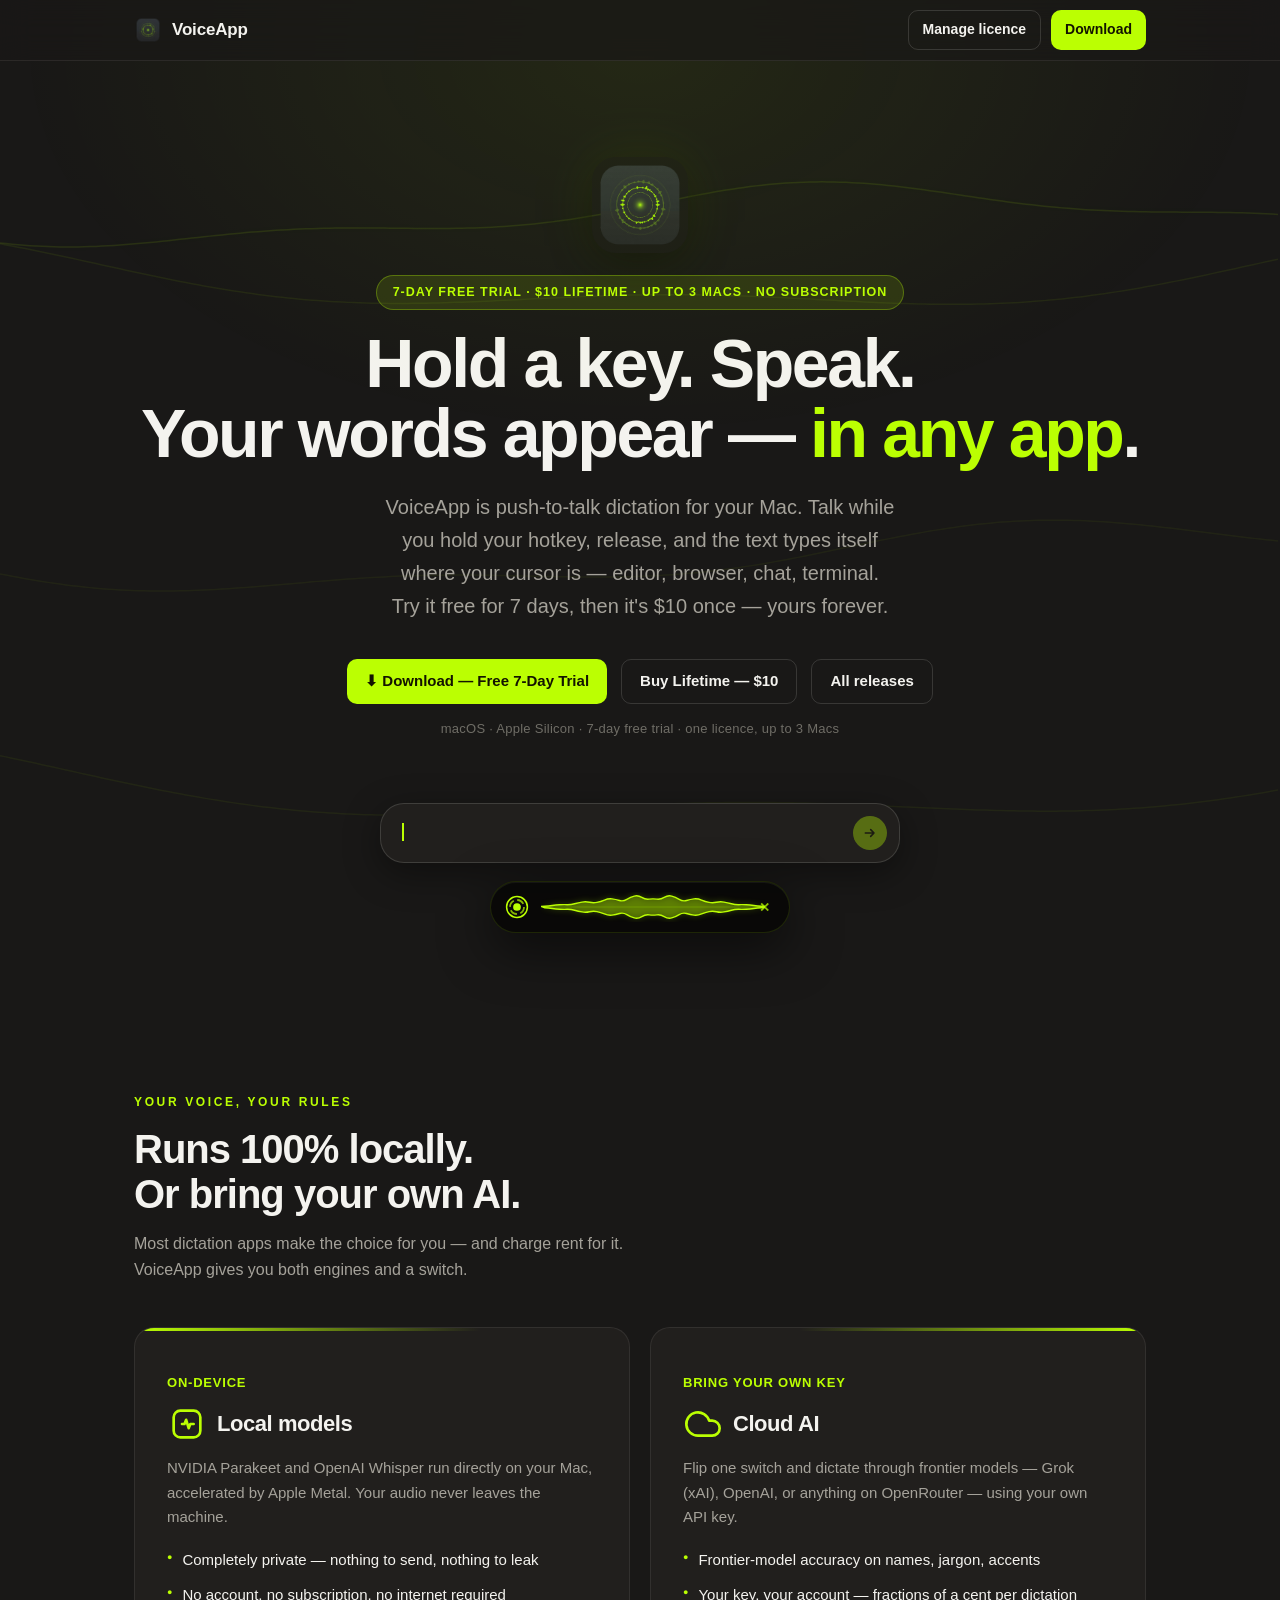
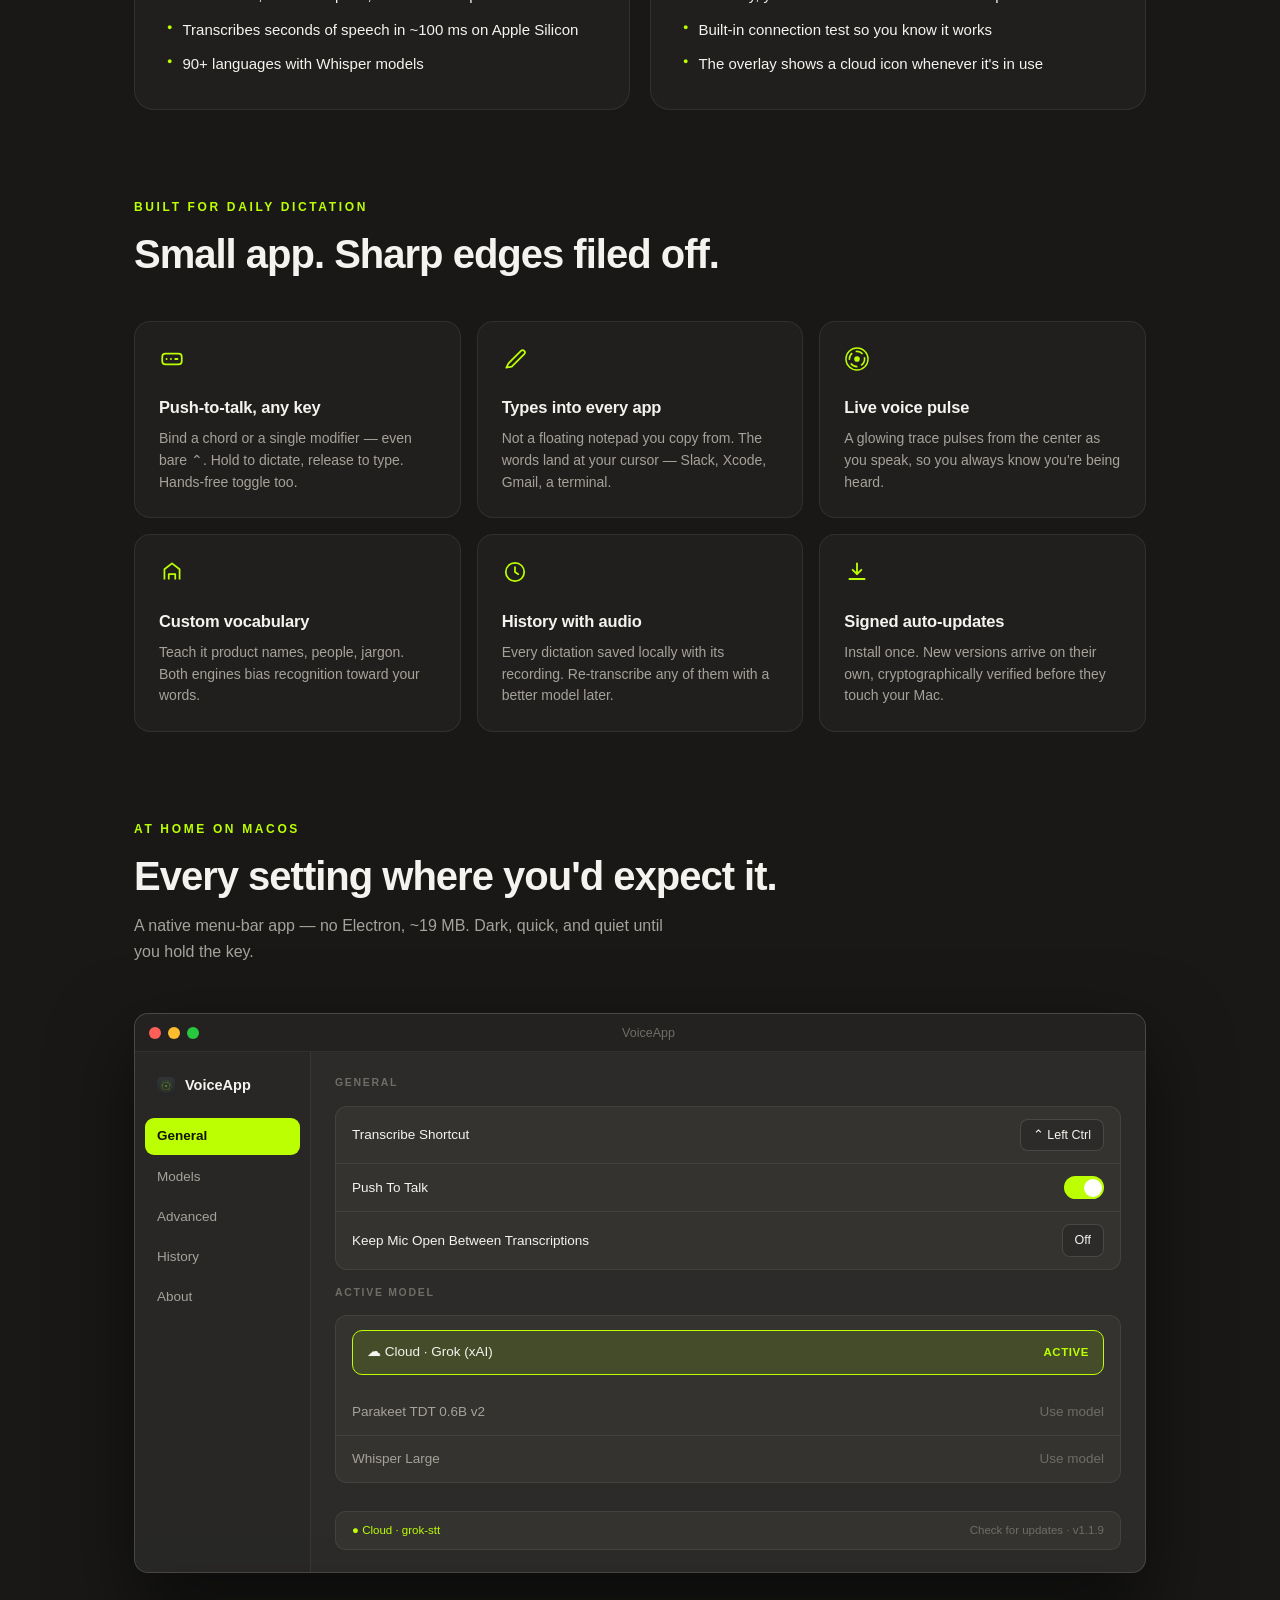
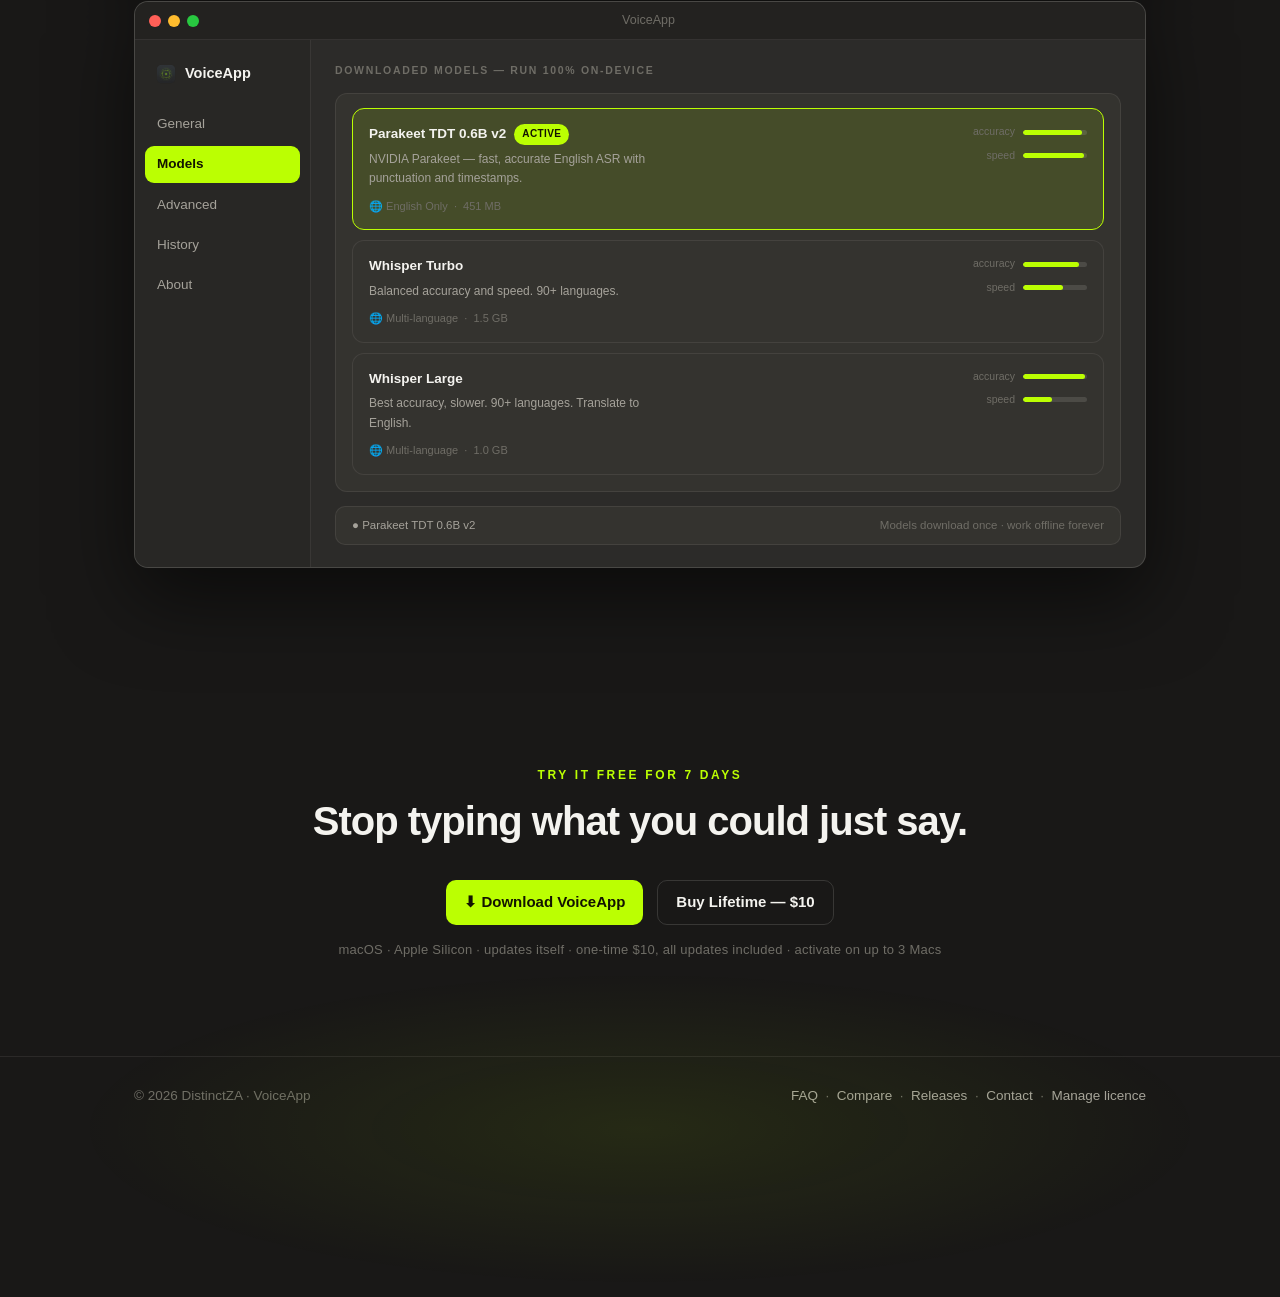
<file: index.html>
<!doctype html>
<html lang="en">
<head>
<meta charset="utf-8" />
<meta name="viewport" content="width=device-width, initial-scale=1" />
<title>VoiceApp — Push-to-Talk Dictation & Speech to Text for Mac</title>
<meta name="description" content="Voice typing for macOS: hold a hotkey, speak, and your words type into any app. Private on-device speech to text (Whisper, Parakeet) or cloud AI (Grok, OpenAI, ElevenLabs). Fast, accurate Mac dictation." />
<link rel="canonical" href="https://voice-app.xyz/" />
<meta property="og:title" content="VoiceApp — Push-to-Talk Dictation for Mac" />
<meta property="og:description" content="Hold a key, speak, release — your words type themselves into any Mac app. On-device or cloud AI speech to text." />
<meta property="og:image" content="https://voice-app.xyz/assets/social-card.png" />
<meta property="og:url" content="https://voice-app.xyz/" />
<meta property="og:type" content="website" />
<meta property="og:site_name" content="VoiceApp" />
<meta name="twitter:card" content="summary_large_image" />
<meta name="twitter:title" content="VoiceApp — Push-to-Talk Dictation for Mac" />
<meta name="twitter:description" content="Hold a key, speak, release — your words type themselves into any Mac app." />
<meta name="twitter:image" content="https://voice-app.xyz/assets/social-card.png" />
<script type="application/ld+json">
{
  "@context": "https://schema.org",
  "@type": "SoftwareApplication",
  "name": "VoiceApp",
  "operatingSystem": "macOS",
  "applicationCategory": "UtilitiesApplication",
  "description": "Push-to-talk dictation for Mac. Hold a hotkey, speak, and your words type into any app — using private on-device speech-to-text models or your own cloud AI key.",
  "url": "https://voice-app.xyz/",
  "downloadUrl": "https://github.com/DistinctZA/voiceapp-releases/releases/latest",
  "image": "https://voice-app.xyz/assets/icon-1024.png",
  "author": { "@type": "Person", "name": "Rick Wagner" }
}
</script>
<link rel="icon" href="assets/icon-256.png" />
<style>
  :root {
    --bg: #191817;
    --bg-raise: #211f1d;
    --surface: #262523;
    --edge: rgba(244, 243, 239, 0.08);
    --edge-strong: rgba(244, 243, 239, 0.14);
    --text: #f4f3ef;
    --dim: #a5a29a;
    --faint: #6f6d66;
    --lime: #bbff02;
    --lime-soft: rgba(187, 255, 2, 0.12);
    --lime-edge: rgba(187, 255, 2, 0.3);
  }
  * { margin: 0; padding: 0; box-sizing: border-box; }
  html { scroll-behavior: smooth; }
  body {
    background: var(--bg);
    color: var(--text);
    font: 16px/1.65 -apple-system, BlinkMacSystemFont, "SF Pro Text", "Segoe UI", sans-serif;
    -webkit-font-smoothing: antialiased;
    overflow-x: hidden;
  }
  ::selection { background: var(--lime); color: #111; }
  a { color: inherit; }
  .wrap { max-width: 1060px; margin: 0 auto; padding: 0 24px; }

  /* ambient waveform background */
  #bg-wave {
    position: fixed; inset: 0; width: 100%; height: 100%;
    z-index: -1; pointer-events: none;
  }

  /* ---------- nav ---------- */
  nav {
    position: sticky; top: 0; z-index: 50;
    backdrop-filter: blur(14px);
    background: rgba(25, 24, 23, 0.72);
    border-bottom: 1px solid var(--edge);
  }
  .nav-inner {
    display: flex; align-items: center; justify-content: space-between;
    height: 60px;
  }
  .brand { display: flex; align-items: center; gap: 10px; font-weight: 700; font-size: 17px; letter-spacing: -0.01em; text-decoration: none; }
  .brand img { width: 28px; height: 28px; border-radius: 7px; }
  .btn {
    display: inline-flex; align-items: center; gap: 8px;
    background: var(--lime); color: #131400;
    font-weight: 600; font-size: 15px;
    padding: 9px 18px; border-radius: 10px; text-decoration: none;
    transition: transform 0.15s ease, box-shadow 0.15s ease;
    box-shadow: 0 0 0 rgba(187, 255, 2, 0);
  }
  .btn:hover { transform: translateY(-1px); box-shadow: 0 6px 24px rgba(187, 255, 2, 0.25); }
  .btn.ghost {
    background: transparent; color: var(--text);
    border: 1px solid var(--edge-strong);
    box-shadow: none;
  }
  .btn.ghost:hover { border-color: var(--lime-edge); box-shadow: none; }
  .btn.small { padding: 7px 14px; font-size: 14px; }

  /* ---------- hero ---------- */
  header { position: relative; padding: 96px 0 72px; text-align: center; }
  .halo {
    position: absolute; inset: -40% -20% auto; height: 130%;
    background: radial-gradient(ellipse 50% 45% at 50% 30%, rgba(187, 255, 2, 0.07), transparent 70%);
    pointer-events: none;
  }
  .free-badge {
    display: inline-block; margin-bottom: 18px;
    color: var(--lime); background: var(--lime-soft);
    border: 1px solid var(--lime-edge); border-radius: 99px;
    font-size: 12.5px; font-weight: 600; letter-spacing: 0.08em;
    text-transform: uppercase; padding: 6px 16px;
  }
  .hero-icon { display: block; margin: 0 auto 22px; width: 96px; height: 96px; border-radius: 24px;
    box-shadow: 0 12px 48px rgba(0,0,0,0.5), 0 0 60px rgba(187,255,2,0.1); }
  h1 {
    font-size: clamp(38px, 6.5vw, 68px);
    line-height: 1.04; letter-spacing: -0.035em; font-weight: 800;
    text-wrap: balance;
  }
  h1 .lime { color: var(--lime); }
  .sub {
    margin: 22px auto 0; max-width: 56ch;
    color: var(--dim); font-size: clamp(17px, 2.2vw, 20px); text-wrap: balance;
  }
  .cta-row { margin-top: 36px; display: flex; gap: 14px; justify-content: center; flex-wrap: wrap; }
  .cta-note { margin-top: 14px; color: var(--faint); font-size: 13px; letter-spacing: 0.02em; }

  /* ---------- live overlay demo ---------- */
  .demo-stage {
    margin: 64px auto 0; max-width: 560px;
    display: flex; flex-direction: column; align-items: center; gap: 18px;
  }
  .chat-demo {
    width: 100%; max-width: 520px;
    display: flex; align-items: center; gap: 10px;
    background: var(--bg-raise); border: 1px solid var(--edge-strong);
    border-radius: 24px; padding: 12px 12px 12px 20px;
    box-shadow: 0 10px 36px rgba(0,0,0,0.4);
  }
  .chat-demo .msg {
    flex: 1; font-size: 15.5px; color: var(--text); min-height: 24px;
    text-align: left;
  }
  .chat-demo .msg .placeholder { color: var(--faint); }
  .chat-demo .send {
    width: 34px; height: 34px; border-radius: 50%; flex-shrink: 0;
    background: var(--lime); display: grid; place-items: center;
    transition: opacity 0.3s ease; opacity: 0.35;
  }
  .chat-demo .send.ready { opacity: 1; }
  .chat-demo .send svg { width: 16px; height: 16px; }
  .caret {
    display: inline-block; width: 2px; height: 18px; margin-left: 1px;
    background: var(--lime); vertical-align: text-bottom;
    animation: blink 1.1s steps(1) infinite;
  }
  @keyframes blink { 50% { opacity: 0; } }
  .overlay-pill {
    display: grid; grid-template-columns: auto 1fr auto; align-items: center;
    width: 300px; height: 52px; padding: 10px 14px;
    background: rgba(8, 8, 7, 0.92); border-radius: 26px;
    border: 1px solid rgba(187, 255, 2, 0.12);
    box-shadow: 0 16px 50px rgba(0,0,0,0.55), inset 0 1px 0 rgba(255,255,255,0.05);
  }
  .overlay-pill canvas { width: 100%; height: 30px; margin: 0 12px; display: block; }
  .pill-x {
    width: 22px; height: 22px; border-radius: 50%;
    display: grid; place-items: center;
    color: rgba(187,255,2,0.75); font-size: 13px; font-weight: 600;
  }
  .demo-hint { color: var(--faint); font-size: 13px; }
  kbd {
    font: 12px ui-monospace, "SF Mono", Menlo, monospace;
    background: var(--surface); border: 1px solid var(--edge-strong);
    border-bottom-width: 2px; border-radius: 6px; padding: 2px 7px;
    color: var(--text);
  }

  /* ---------- sections ---------- */
  section { padding: 88px 0; }
  .eyebrow {
    color: var(--lime); font-size: 12px; font-weight: 700;
    letter-spacing: 0.22em; text-transform: uppercase; margin-bottom: 14px;
  }
  h2 { font-size: clamp(28px, 4vw, 40px); letter-spacing: -0.025em; line-height: 1.12; text-wrap: balance; }
  .section-sub { margin-top: 14px; color: var(--dim); max-width: 60ch; }

  /* engine split */
  .split { display: grid; grid-template-columns: 1fr 1fr; gap: 20px; margin-top: 44px; }
  @media (max-width: 760px) { .split { grid-template-columns: 1fr; } }
  .engine {
    background: var(--bg-raise); border: 1px solid var(--edge);
    border-radius: 20px; padding: 32px;
    position: relative; overflow: hidden;
  }
  .engine.local::before, .engine.cloud::before {
    content: ""; position: absolute; inset: 0 0 auto; height: 3px;
  }
  .engine.local::before { background: linear-gradient(90deg, var(--lime), transparent 70%); }
  .engine.cloud::before { background: linear-gradient(90deg, transparent 30%, var(--lime)); }
  .engine h3 { font-size: 22px; letter-spacing: -0.02em; display: flex; align-items: center; gap: 10px; }
  .engine .tagline { color: var(--lime); font-size: 13px; font-weight: 600; letter-spacing: 0.06em; text-transform: uppercase; margin-bottom: 10px; }
  .engine p { color: var(--dim); margin-top: 12px; font-size: 15px; }
  .engine ul { margin-top: 18px; list-style: none; display: flex; flex-direction: column; gap: 10px; }
  .engine li { display: flex; gap: 10px; font-size: 15px; color: var(--text); }
  .engine li::before { content: "●"; color: var(--lime); font-size: 9px; line-height: 2.1; }
  .glyph { width: 40px; height: 40px; flex-shrink: 0; }

  /* features */
  .grid { display: grid; grid-template-columns: repeat(3, 1fr); gap: 16px; margin-top: 44px; }
  @media (max-width: 860px) { .grid { grid-template-columns: repeat(2, 1fr); } }
  @media (max-width: 560px) { .grid { grid-template-columns: 1fr; } }
  .card {
    background: var(--bg-raise); border: 1px solid var(--edge);
    border-radius: 16px; padding: 24px;
    transition: border-color 0.2s ease;
  }
  .card:hover { border-color: var(--lime-edge); }
  .card .ic { color: var(--lime); margin-bottom: 14px; }
  .card h4 { font-size: 16.5px; letter-spacing: -0.01em; }
  .card p { color: var(--dim); font-size: 14px; margin-top: 7px; line-height: 1.55; }

  /* app window mockup */
  .window {
    margin-top: 48px; border-radius: 14px; overflow: hidden;
    border: 1px solid var(--edge-strong);
    box-shadow: 0 30px 80px rgba(0,0,0,0.55);
    background: #2c2b29;
    font-size: 13.5px;
  }
  .titlebar {
    height: 38px; display: flex; align-items: center; padding: 0 14px; gap: 7px;
    background: #232220; border-bottom: 1px solid var(--edge);
  }
  .dot { width: 12px; height: 12px; border-radius: 50%; }
  .titlebar .t { flex: 1; text-align: center; color: var(--faint); font-size: 12.5px; margin-right: 40px; }
  .app-body { display: grid; grid-template-columns: 176px 1fr; min-height: 380px; }
  @media (max-width: 640px) { .app-body { grid-template-columns: 130px 1fr; } }
  .side {
    background: rgba(38, 37, 35, 0.6); border-right: 1px solid var(--edge);
    padding: 16px 10px; display: flex; flex-direction: column; gap: 4px;
  }
  .side .logo { display: flex; align-items: center; gap: 8px; font-weight: 700; font-size: 14.5px; padding: 6px 10px 16px; }
  .side .logo img { width: 22px; height: 22px; border-radius: 6px; }
  .nav-item { padding: 7px 12px; border-radius: 9px; color: var(--dim); }
  .nav-item.active { background: var(--lime); color: #131400; font-weight: 600; }
  .main-pane { padding: 22px 24px; display: flex; flex-direction: column; gap: 14px; }
  .group-label { font-size: 10.5px; font-weight: 700; letter-spacing: 0.16em; color: var(--faint); text-transform: uppercase; }
  .setting-card { background: #34332f; border: 1px solid var(--edge); border-radius: 12px; }
  .row { display: flex; align-items: center; justify-content: space-between; padding: 12px 16px; }
  .row + .row { border-top: 1px solid var(--edge); }
  .row .label { color: var(--text); }
  .toggle { width: 40px; height: 23px; border-radius: 12px; background: var(--lime); position: relative; }
  .toggle::after { content: ""; position: absolute; top: 2.5px; right: 2.5px; width: 18px; height: 18px; border-radius: 50%; background: #fff; }
  .pill-select { background: #2c2b29; border: 1px solid var(--edge-strong); padding: 5px 12px; border-radius: 8px; color: var(--text); font-size: 12.5px; }
  .model-row { border: 1px solid var(--lime); background: var(--lime-soft); border-radius: 10px; padding: 10px 14px; display: flex; justify-content: space-between; align-items: center; margin: 0 16px 14px; }
  .model-row .badge { color: var(--lime); font-size: 11.5px; font-weight: 700; letter-spacing: 0.05em; }
  .footer-bar { border-top: 1px solid var(--edge); padding: 9px 16px; display: flex; justify-content: space-between; color: var(--faint); font-size: 11.5px; }
  .footer-bar .cloud-chip { color: var(--lime); display: flex; align-items: center; gap: 6px; }
  .model-card {
    border: 1px solid var(--edge); border-radius: 12px; padding: 14px 16px;
    display: flex; justify-content: space-between; gap: 16px; align-items: flex-start;
    background: #34332f; margin: 0 16px 10px;
  }
  .model-card.active { border-color: var(--lime); background: var(--lime-soft); }
  .model-card h5 { font-size: 13.5px; display: flex; align-items: center; gap: 8px; }
  .model-card .active-pill {
    background: var(--lime); color: #131400; font-size: 10px; font-weight: 700;
    padding: 2px 8px; border-radius: 99px; letter-spacing: 0.04em;
  }
  .model-card p { color: var(--dim); font-size: 12px; margin-top: 4px; max-width: 46ch; }
  .model-card .meta { color: var(--faint); font-size: 11px; margin-top: 8px; }
  .meters { display: flex; flex-direction: column; gap: 6px; min-width: 130px; }
  .meter { display: flex; align-items: center; gap: 8px; font-size: 10.5px; color: var(--faint); justify-content: flex-end; }
  .meter .bar { width: 64px; height: 5px; border-radius: 3px; background: rgba(244,243,239,0.12); overflow: hidden; }
  .meter .bar i { display: block; height: 100%; background: var(--lime); border-radius: 3px; }

  /* final cta */
  .final { text-align: center; padding: 110px 0 96px; position: relative; }
  .final .halo2 {
    position: absolute; inset: auto -20% -60%; height: 140%;
    background: radial-gradient(ellipse 45% 40% at 50% 70%, rgba(187,255,2,0.08), transparent 70%);
    pointer-events: none;
  }
  footer {
    border-top: 1px solid var(--edge); padding: 28px 0 40px;
    color: var(--faint); font-size: 13.5px;
  }
  .foot-inner { display: flex; justify-content: space-between; gap: 16px; flex-wrap: wrap; }
  footer a { color: var(--dim); text-decoration: none; }
  footer a:hover { color: var(--lime); }
  @media (prefers-reduced-motion: reduce) {
    .caret { animation: none; }
    .btn, .card { transition: none; }
  }
</style>
</head>
<body>

<canvas id="bg-wave" aria-hidden="true"></canvas>

<nav>
  <div class="wrap nav-inner">
    <a class="brand" href="#">
      <img src="assets/icon-256.png" alt="" />
      VoiceApp
    </a>
    <span style="display:flex; gap:10px">
      <a class="btn ghost small" href="/licence/">Manage licence</a>
      <a class="btn small" id="nav-download" href="https://github.com/DistinctZA/voiceapp-releases/releases/latest">Download</a>
    </span>
  </div>
</nav>

<header>
  <div class="halo"></div>
  <div class="wrap">
    <img class="hero-icon" src="assets/icon-256.png" alt="VoiceApp icon" />
    <p class="free-badge">7-day free trial · $10 lifetime · up to 3 Macs · no subscription</p>
    <h1>Hold a key. Speak.<br />Your words appear — <span class="lime">in&nbsp;any&nbsp;app</span>.</h1>
    <p class="sub">VoiceApp is push-to-talk dictation for your Mac. Talk while you hold your hotkey, release, and the text types itself where your cursor is — editor, browser, chat, terminal. Try it free for 7 days, then it's $10 once — yours forever.</p>
    <div class="cta-row">
      <a class="btn" id="hero-download" href="https://github.com/DistinctZA/voiceapp-releases/releases/latest">⬇ Download — Free 7-Day Trial</a>
      <a class="btn ghost" href="https://www.paypal.com/ncp/payment/3N7C8BAHNZJRN" target="_blank" rel="noopener">Buy Lifetime — $10</a>
      <a class="btn ghost" href="https://github.com/DistinctZA/voiceapp-releases/releases">All releases</a>
    </div>
    <p class="cta-note" id="version-note">macOS · Apple Silicon · 7-day free trial · one licence, up to 3 Macs</p>

    <div class="demo-stage" aria-hidden="true">
      <div class="chat-demo" aria-hidden="true">
        <div class="msg"><span id="typed"></span><span class="caret" id="caret"></span></div>
        <div class="send" id="send-btn">
          <svg viewBox="0 0 24 24" fill="none"><path d="M5 12h13m0 0-5-5m5 5-5 5" stroke="#131400" stroke-width="2.4" stroke-linecap="round" stroke-linejoin="round"/></svg>
        </div>
      </div>
      <div class="overlay-pill">
        <svg class="pulse-glyph" width="24" height="24" viewBox="0 0 24 24" fill="none">
          <circle id="pulse-core" cx="12" cy="12" r="3" fill="#bbff02"/>
          <circle cx="12" cy="12" r="7" stroke="#bbff02" stroke-width="1.8" stroke-dasharray="7.5 3.5" opacity="0.7"/>
          <circle cx="12" cy="12" r="10.4" stroke="#bbff02" stroke-width="1.5"/>
        </svg>
        <canvas id="trace"></canvas>
        <div class="pill-x">✕</div>
      </div>
    </div>
  </div>
</header>

<section id="engines">
  <div class="wrap">
    <p class="eyebrow">Your voice, your rules</p>
    <h2>Runs 100% locally.<br />Or bring your own AI.</h2>
    <p class="section-sub">Most dictation apps make the choice for you — and charge rent for it. VoiceApp gives you both engines and a switch.</p>
    <div class="split">
      <div class="engine local">
        <p class="tagline">On-device</p>
        <h3>
          <svg class="glyph" viewBox="0 0 24 24" fill="none"><rect x="4" y="4" width="16" height="16" rx="4" stroke="#bbff02" stroke-width="1.6"/><path d="M9 12h1.5l1-2.5 1.5 5 1-2.5H16" stroke="#bbff02" stroke-width="1.6" stroke-linecap="round" stroke-linejoin="round"/></svg>
          Local models
        </h3>
        <p>NVIDIA Parakeet and OpenAI Whisper run directly on your Mac, accelerated by Apple Metal. Your audio never leaves the machine.</p>
        <ul>
          <li>Completely private — nothing to send, nothing to leak</li>
          <li>No account, no subscription, no internet required</li>
          <li>Transcribes seconds of speech in ~100 ms on Apple Silicon</li>
          <li>90+ languages with Whisper models</li>
        </ul>
      </div>
      <div class="engine cloud">
        <p class="tagline">Bring your own key</p>
        <h3>
          <svg class="glyph" viewBox="0 0 24 24" fill="none"><path d="M17.5 19H9a7 7 0 1 1 6.71-9h1.79a4.5 4.5 0 1 1 0 9Z" stroke="#bbff02" stroke-width="1.6" stroke-linecap="round" stroke-linejoin="round"/></svg>
          Cloud AI
        </h3>
        <p>Flip one switch and dictate through frontier models — Grok (xAI), OpenAI, or anything on OpenRouter — using your own API key.</p>
        <ul>
          <li>Frontier-model accuracy on names, jargon, accents</li>
          <li>Your key, your account — fractions of a cent per dictation</li>
          <li>Built-in connection test so you know it works</li>
          <li>The overlay shows a cloud icon whenever it's in use</li>
        </ul>
      </div>
    </div>
  </div>
</section>

<section id="features" style="padding-top: 0;">
  <div class="wrap">
    <p class="eyebrow">Built for daily dictation</p>
    <h2>Small app. Sharp edges filed off.</h2>
    <div class="grid">
      <div class="card">
        <div class="ic"><svg width="26" height="26" viewBox="0 0 24 24" fill="none"><rect x="3" y="7" width="18" height="10" rx="3" stroke="currentColor" stroke-width="1.6"/><path d="M7 12h.01M11 12h.01M15 12h2" stroke="currentColor" stroke-width="1.8" stroke-linecap="round"/></svg></div>
        <h4>Push-to-talk, any key</h4>
        <p>Bind a chord or a single modifier — even bare ⌃. Hold to dictate, release to type. Hands-free toggle too.</p>
      </div>
      <div class="card">
        <div class="ic"><svg width="26" height="26" viewBox="0 0 24 24" fill="none"><path d="M4 20l5-1L20.5 7.5a2.1 2.1 0 0 0-3-3L6 16l-2 4Z" stroke="currentColor" stroke-width="1.6" stroke-linejoin="round"/></svg></div>
        <h4>Types into every app</h4>
        <p>Not a floating notepad you copy from. The words land at your cursor — Slack, Xcode, Gmail, a terminal.</p>
      </div>
      <div class="card">
        <div class="ic"><svg width="26" height="26" viewBox="0 0 24 24" fill="none"><circle cx="12" cy="12" r="2.6" fill="currentColor"/><circle cx="12" cy="12" r="7" stroke="currentColor" stroke-width="1.5" stroke-dasharray="7 3.5"/><circle cx="12" cy="12" r="10.2" stroke="currentColor" stroke-width="1.3"/></svg></div>
        <h4>Live voice pulse</h4>
        <p>A glowing trace pulses from the center as you speak, so you always know you're being heard.</p>
      </div>
      <div class="card">
        <div class="ic"><svg width="26" height="26" viewBox="0 0 24 24" fill="none"><path d="M5 19V9.5L12 4l7 5.5V19" stroke="currentColor" stroke-width="1.6" stroke-linejoin="round"/><path d="M9 19v-5h6v5" stroke="currentColor" stroke-width="1.6" stroke-linejoin="round"/></svg></div>
        <h4>Custom vocabulary</h4>
        <p>Teach it product names, people, jargon. Both engines bias recognition toward your words.</p>
      </div>
      <div class="card">
        <div class="ic"><svg width="26" height="26" viewBox="0 0 24 24" fill="none"><circle cx="12" cy="12" r="8.5" stroke="currentColor" stroke-width="1.6"/><path d="M12 7.5V12l3 2" stroke="currentColor" stroke-width="1.6" stroke-linecap="round"/></svg></div>
        <h4>History with audio</h4>
        <p>Every dictation saved locally with its recording. Re-transcribe any of them with a better model later.</p>
      </div>
      <div class="card">
        <div class="ic"><svg width="26" height="26" viewBox="0 0 24 24" fill="none"><path d="M12 4v10m0 0 4-4m-4 4-4-4" stroke="currentColor" stroke-width="1.7" stroke-linecap="round" stroke-linejoin="round"/><path d="M5 18.5h14" stroke="currentColor" stroke-width="1.7" stroke-linecap="round"/></svg></div>
        <h4>Signed auto-updates</h4>
        <p>Install once. New versions arrive on their own, cryptographically verified before they touch your Mac.</p>
      </div>
    </div>
  </div>
</section>

<section id="app" style="padding-top: 0;">
  <div class="wrap">
    <p class="eyebrow">At home on macOS</p>
    <h2>Every setting where you'd expect it.</h2>
    <p class="section-sub">A native menu-bar app — no Electron, ~19 MB. Dark, quick, and quiet until you hold the key.</p>

    <div class="window" aria-hidden="true">
      <div class="titlebar">
        <span class="dot" style="background:#ff5f57"></span>
        <span class="dot" style="background:#febc2e"></span>
        <span class="dot" style="background:#28c840"></span>
        <span class="t">VoiceApp</span>
      </div>
      <div class="app-body">
        <div class="side">
          <div class="logo"><img src="assets/icon-256.png" alt="" />VoiceApp</div>
          <div class="nav-item active">General</div>
          <div class="nav-item">Models</div>
          <div class="nav-item">Advanced</div>
          <div class="nav-item">History</div>
          <div class="nav-item">About</div>
        </div>
        <div class="main-pane">
          <div class="group-label">General</div>
          <div class="setting-card">
            <div class="row"><span class="label">Transcribe Shortcut</span><span class="pill-select">⌃ Left Ctrl</span></div>
            <div class="row"><span class="label">Push To Talk</span><span class="toggle"></span></div>
            <div class="row"><span class="label">Keep Mic Open Between Transcriptions</span><span class="pill-select">Off</span></div>
          </div>
          <div class="group-label">Active model</div>
          <div class="setting-card" style="padding-top:14px">
            <div class="model-row"><span>☁ Cloud · Grok (xAI)</span><span class="badge">ACTIVE</span></div>
            <div class="row"><span class="label" style="color:var(--dim)">Parakeet TDT 0.6B v2</span><span style="color:var(--faint)">Use model</span></div>
            <div class="row"><span class="label" style="color:var(--dim)">Whisper Large</span><span style="color:var(--faint)">Use model</span></div>
          </div>
          <div style="flex:1"></div>
          <div class="footer-bar setting-card" style="border-radius:10px">
            <span class="cloud-chip">● Cloud · grok-stt</span>
            <span>Check for updates · v1.1.9</span>
          </div>
        </div>
      </div>
    </div>

    <div class="window" aria-hidden="true" style="margin-top: 28px;">
      <div class="titlebar">
        <span class="dot" style="background:#ff5f57"></span>
        <span class="dot" style="background:#febc2e"></span>
        <span class="dot" style="background:#28c840"></span>
        <span class="t">VoiceApp</span>
      </div>
      <div class="app-body">
        <div class="side">
          <div class="logo"><img src="assets/icon-256.png" alt="" />VoiceApp</div>
          <div class="nav-item">General</div>
          <div class="nav-item active">Models</div>
          <div class="nav-item">Advanced</div>
          <div class="nav-item">History</div>
          <div class="nav-item">About</div>
        </div>
        <div class="main-pane">
          <div class="group-label">Downloaded models — run 100% on-device</div>
          <div class="setting-card" style="padding-top:14px; padding-bottom:6px;">
            <div class="model-card active">
              <div>
                <h5>Parakeet TDT 0.6B v2 <span class="active-pill">ACTIVE</span></h5>
                <p>NVIDIA Parakeet — fast, accurate English ASR with punctuation and timestamps.</p>
                <div class="meta">🌐 English Only &nbsp;·&nbsp; 451 MB</div>
              </div>
              <div class="meters">
                <div class="meter">accuracy <span class="bar"><i style="width:92%"></i></span></div>
                <div class="meter">speed <span class="bar"><i style="width:96%"></i></span></div>
              </div>
            </div>
            <div class="model-card">
              <div>
                <h5>Whisper Turbo</h5>
                <p>Balanced accuracy and speed. 90+ languages.</p>
                <div class="meta">🌐 Multi-language &nbsp;·&nbsp; 1.5 GB</div>
              </div>
              <div class="meters">
                <div class="meter">accuracy <span class="bar"><i style="width:88%"></i></span></div>
                <div class="meter">speed <span class="bar"><i style="width:62%"></i></span></div>
              </div>
            </div>
            <div class="model-card">
              <div>
                <h5>Whisper Large</h5>
                <p>Best accuracy, slower. 90+ languages. Translate to English.</p>
                <div class="meta">🌐 Multi-language &nbsp;·&nbsp; 1.0 GB</div>
              </div>
              <div class="meters">
                <div class="meter">accuracy <span class="bar"><i style="width:97%"></i></span></div>
                <div class="meter">speed <span class="bar"><i style="width:45%"></i></span></div>
              </div>
            </div>
          </div>
          <div class="footer-bar setting-card" style="border-radius:10px">
            <span style="color:var(--dim)">● Parakeet TDT 0.6B v2</span>
            <span>Models download once · work offline forever</span>
          </div>
        </div>
      </div>
    </div>
  </div>
</section>

<section class="final">
  <div class="halo2"></div>
  <div class="wrap">
    <p class="eyebrow">Try it free for 7 days</p>
    <h2>Stop typing what you could just say.</h2>
    <div class="cta-row">
      <a class="btn" id="final-download" href="https://github.com/DistinctZA/voiceapp-releases/releases/latest">⬇ Download VoiceApp</a>
      <a class="btn ghost" href="https://www.paypal.com/ncp/payment/3N7C8BAHNZJRN" target="_blank" rel="noopener">Buy Lifetime — $10</a>
    </div>
    <p class="cta-note">macOS · Apple Silicon · updates itself · one-time $10, all updates included · activate on up to 3 Macs</p>
  </div>
</section>

<footer>
  <div class="wrap foot-inner">
    <span>© 2026 DistinctZA · VoiceApp</span>
    <span>
      <a href="/faq.html">FAQ</a>
      &nbsp;·&nbsp;
      <a href="/compare.html">Compare</a>
      &nbsp;·&nbsp;
      <a href="https://github.com/DistinctZA/voiceapp-releases/releases">Releases</a>
      &nbsp;·&nbsp;
      <a href="#" id="contact-link">Contact</a>
      &nbsp;·&nbsp;
      <a href="https://voiceapp-licensing.rickytedwagner.workers.dev/portal" target="_blank" rel="noopener">Manage licence</a>
    </span>
  </div>
</footer>

<script>
/* ---------- coordinated dictation demo: pulse speaks, then text types ---------- */
const canvas = document.getElementById("trace");
const core = document.getElementById("pulse-core");
const typed = document.getElementById("typed");
const sendBtn = document.getElementById("send-btn");
const NB = 16;
let levels = new Array(NB).fill(0);
let target = new Array(NB).fill(0);
let phase = 0, speaking = false;

const phrases = [
  "best pizza places near me",
  "Hey! Running 10 minutes late, order me a flat white ☕",
  "Summarize this doc into three bullet points",
];
let pi = 0;

/* demo phase machine: LISTEN (pulse active) -> TYPE -> HOLD -> CLEAR */
async function demoLoop() {
  const sleep = (ms) => new Promise((r) => setTimeout(r, ms));
  for (;;) {
    const text = phrases[pi];
    typed.textContent = "";
    sendBtn.classList.remove("ready");
    speaking = true;                 // voice pulse goes live
    await sleep(2600);
    speaking = false;                // release the key…
    await sleep(350);
    for (let i = 1; i <= text.length; i++) {   // …and the words land
      typed.textContent = text.slice(0, i);
      await sleep(14);
    }
    sendBtn.classList.add("ready");
    await sleep(2400);
    pi = (pi + 1) % phrases.length;
  }
}

function step() {
  phase += 0.055;
  for (let i = 0; i < NB; i++) {
    const base = speaking ? Math.max(0, 0.85 - i * 0.055) : 0.02;
    const wob = speaking ? (Math.sin(phase * (1.1 + i * 0.23) + i) * 0.5 + 0.5) : 0;
    target[i] = Math.min(1, base * (0.35 + wob * 0.9));
  }
  for (let i = 0; i < NB; i++) {
    const t = target[i];
    levels[i] = t > levels[i] ? levels[i] * 0.55 + t * 0.45 : levels[i] * 0.82 + t * 0.18;
  }
  draw();
  const avg = levels.reduce((a, b) => a + b, 0) / NB;
  core.setAttribute("r", (3 + avg * 2.4).toFixed(2));
  requestAnimationFrame(step);
}

function draw() {
  const dpr = window.devicePixelRatio || 1;
  const w = canvas.clientWidth, h = canvas.clientHeight;
  if (canvas.width !== w * dpr) { canvas.width = w * dpr; canvas.height = h * dpr; }
  const ctx = canvas.getContext("2d");
  ctx.setTransform(dpr, 0, 0, dpr, 0, 0);
  ctx.clearRect(0, 0, w, h);
  const mid = h / 2, maxAmp = h / 2 - 2;
  const n = NB * 2 - 1;
  const bucket = i => levels[Math.abs(i - (NB - 1))];
  const amp = i => {
    const t = i / (n - 1);
    const taper = Math.sin(Math.PI * t) * 0.6 + 0.4;
    return Math.max(0.05, Math.pow(bucket(i), 0.65) * taper) * maxAmp;
  };
  const xs = i => (i / (n - 1)) * w;
  const p = new Path2D();
  p.moveTo(0, mid - amp(0));
  for (let i = 0; i < n - 1; i++) { const xc = (xs(i) + xs(i + 1)) / 2, yc = (mid - amp(i) + (mid - amp(i + 1))) / 2; p.quadraticCurveTo(xs(i), mid - amp(i), xc, yc); }
  p.lineTo(w, mid - amp(n - 1));
  for (let i = n - 1; i > 0; i--) { const xc = (xs(i) + xs(i - 1)) / 2, yc = (mid + amp(i) + (mid + amp(i - 1))) / 2; p.quadraticCurveTo(xs(i), mid + amp(i), xc, yc); }
  p.closePath();
  ctx.shadowColor = "#bbff02"; ctx.shadowBlur = 7;
  ctx.fillStyle = "rgba(187,255,2,0.28)"; ctx.fill(p);
  ctx.shadowBlur = 0; ctx.strokeStyle = "#bbff02"; ctx.lineWidth = 1.4; ctx.stroke(p);
  ctx.strokeStyle = "rgba(187,255,2,0.22)"; ctx.lineWidth = 1;
  ctx.beginPath(); ctx.moveTo(0, mid); ctx.lineTo(w, mid); ctx.stroke();
}

const reduced = matchMedia("(prefers-reduced-motion: reduce)").matches;
if (reduced) {
  levels = levels.map((_, i) => Math.max(0.05, 0.7 - i * 0.045));
  draw();
  typed.textContent = phrases[0];
  sendBtn.classList.add("ready");
} else {
  requestAnimationFrame(step);
  demoLoop();
}

/* ---------- ambient waveform background ---------- */
const bg = document.getElementById("bg-wave");
const bgtx = bg.getContext("2d");
let bgPhase = 0;

function drawBg() {
  const dpr = Math.min(2, window.devicePixelRatio || 1);
  const w = innerWidth, h = innerHeight;
  if (bg.width !== w * dpr) { bg.width = w * dpr; bg.height = h * dpr; }
  bgtx.setTransform(dpr, 0, 0, dpr, 0, 0);
  bgtx.clearRect(0, 0, w, h);

  const bands = [
    { y: 0.24, amp: 26, freq: 0.0045, speed: 1.0, alpha: 0.10 },
    { y: 0.30, amp: 38, freq: 0.0030, speed: -0.6, alpha: 0.07 },
    { y: 0.62, amp: 30, freq: 0.0038, speed: 0.45, alpha: 0.05 },
    { y: 0.86, amp: 44, freq: 0.0026, speed: -0.35, alpha: 0.06 },
  ];
  for (const b of bands) {
    const yc = h * b.y;
    bgtx.beginPath();
    for (let x = 0; x <= w; x += 6) {
      const y = yc
        + Math.sin(x * b.freq + bgPhase * b.speed) * b.amp
        + Math.sin(x * b.freq * 2.7 + bgPhase * b.speed * 1.6) * b.amp * 0.35;
      x === 0 ? bgtx.moveTo(x, y) : bgtx.lineTo(x, y);
    }
    bgtx.strokeStyle = `rgba(187, 255, 2, ${b.alpha})`;
    bgtx.lineWidth = 1.5;
    bgtx.shadowColor = "rgba(187, 255, 2, 0.4)";
    bgtx.shadowBlur = 10;
    bgtx.stroke();
  }
  bgtx.shadowBlur = 0;
}

if (reduced) { drawBg(); }
else {
  (function bgLoop() {
    bgPhase += 0.012;
    drawBg();
    requestAnimationFrame(bgLoop);
  })();
}
addEventListener("resize", drawBg);

/* ---------- contact (assembled at runtime to avoid scrapers) ---------- */
const cl = document.getElementById("contact-link");
cl.addEventListener("click", (e) => {
  e.preventDefault();
  location.href = "mailto:" + atob("cmlja3l0ZWR3YWduZXJAZ21haWwuY29t") + "?subject=VoiceApp";
});

/* ---------- resolve direct DMG link ---------- */
fetch("https://api.github.com/repos/DistinctZA/voiceapp-releases/releases/latest")
  .then(r => r.json())
  .then(rel => {
    const dmg = (rel.assets || []).find(a => a.name.endsWith(".dmg"));
    if (!dmg) return;
    for (const id of ["hero-download", "nav-download", "final-download"])
      document.getElementById(id).href = dmg.browser_download_url;
    const v = (rel.tag_name || "").replace(/^v/, "");
    if (v) document.getElementById("version-note").textContent =
      `Version ${v} · macOS · Apple Silicon · 7-day free trial · one licence, up to 3 Macs`;
  })
  .catch(() => {});

/* ---------- ?shot= isolation mode for generating marketing captures ---------- */
const shotTarget = new URLSearchParams(location.search).get("shot");
if (shotTarget) {
  const map = {
    general: () => document.querySelectorAll(".window")[0],
    models: () => document.querySelectorAll(".window")[1],
    demo: () => document.querySelector(".demo-stage"),
  };
  const el = map[shotTarget] && map[shotTarget]();
  if (el) {
    document.querySelectorAll("nav, header, section, footer, #bg-wave").forEach(n => n.style.display = "none");
    document.body.style.background = "#191817";
    el.closest("section, header").style.display = "block";
    const isolate = el.cloneNode(true);
    document.body.querySelectorAll("section, header").forEach(n => n.style.display = "none");
    isolate.style.margin = "20px";
    isolate.style.maxWidth = "1000px";
    document.body.appendChild(isolate);
    if (shotTarget === "demo") {
      // freeze the pulse mid-speech for the capture
      const c = isolate.querySelector("canvas");
      const src = document.querySelector(".demo-stage canvas");
      const copy = () => { c.width = src.width; c.height = src.height;
        c.getContext("2d").drawImage(src, 0, 0); };
      speaking = true; setTimeout(copy, 1200); setInterval(copy, 300);
      const t = isolate.querySelector("#typed"); if (t) t.textContent = "";
    }
  }
}
</script>
</body>
</html>
</file>
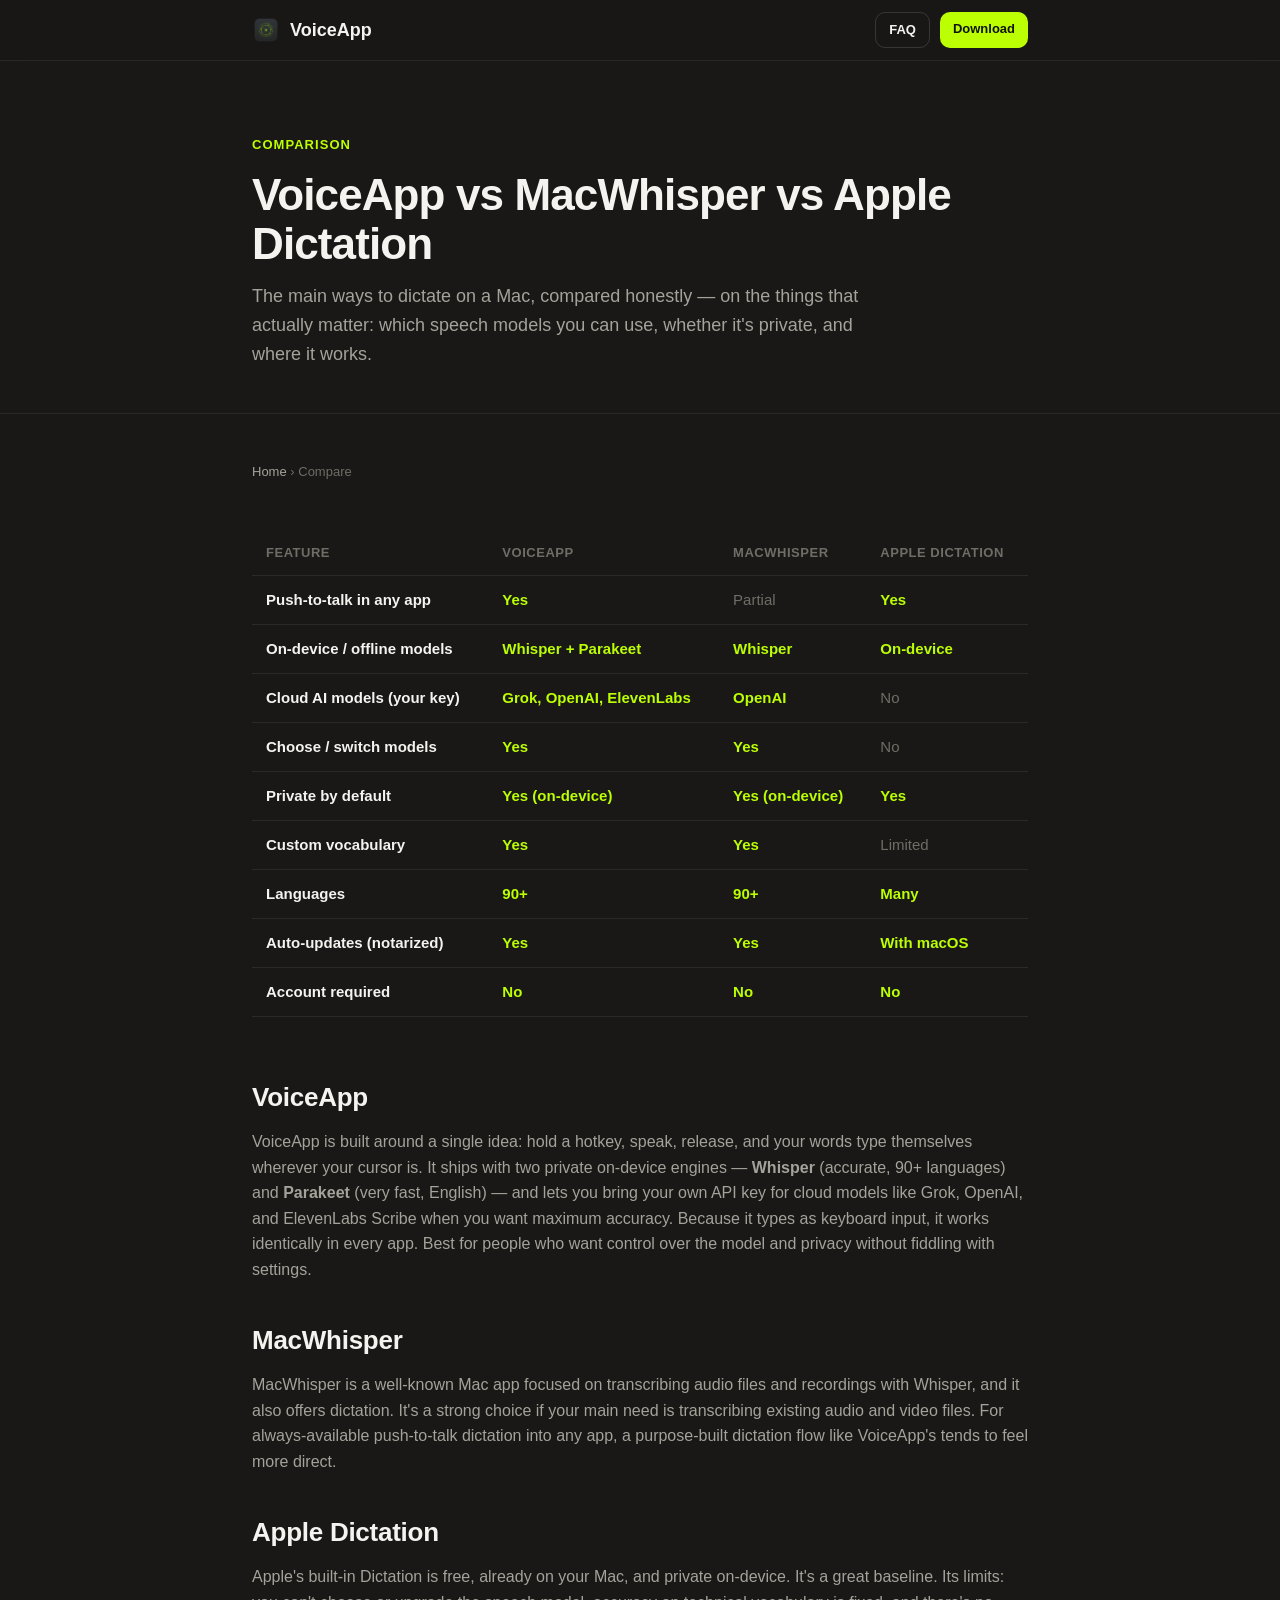
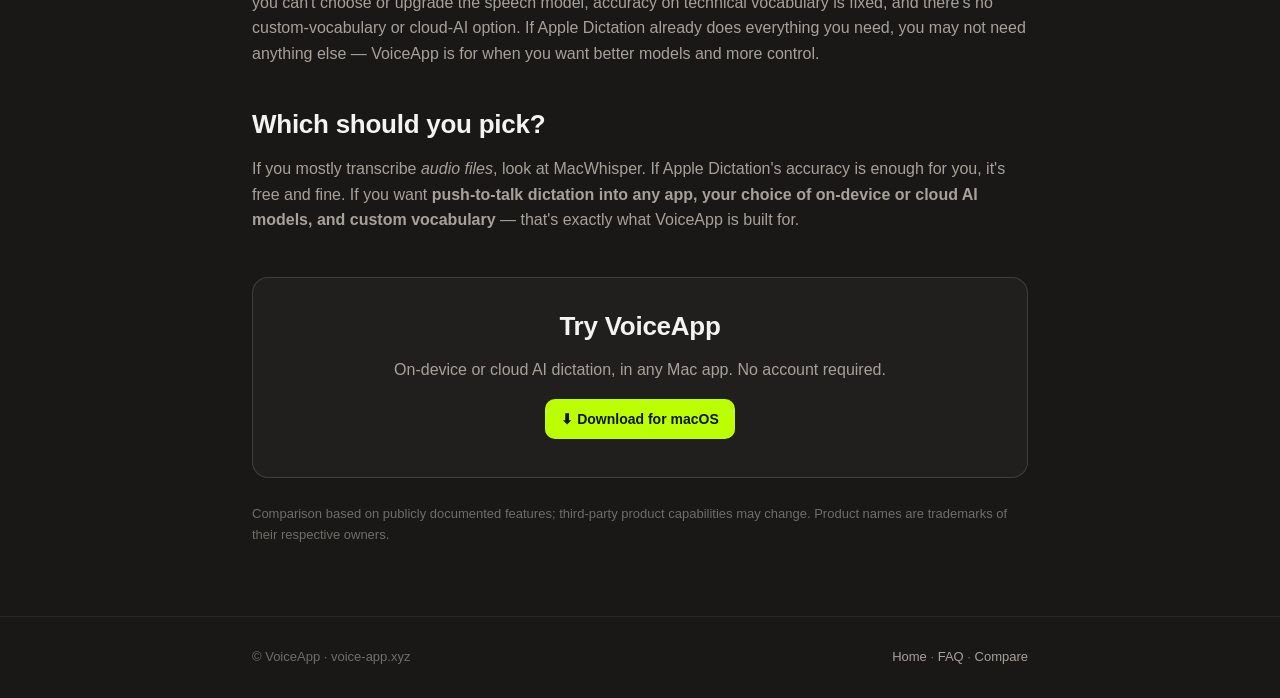
<file: compare.html>
<!doctype html>
<html lang="en">
<head>
<meta charset="utf-8" />
<meta name="viewport" content="width=device-width, initial-scale=1" />
<title>VoiceApp vs MacWhisper vs Apple Dictation — Mac Dictation Compared</title>
<meta name="description" content="Compare Mac dictation apps: VoiceApp, MacWhisper, and Apple's built-in Dictation. On-device vs cloud speech-to-text, models, privacy, works-in-any-app, and languages compared." />
<link rel="canonical" href="https://voice-app.xyz/compare.html" />
<meta property="og:title" content="VoiceApp vs MacWhisper vs Apple Dictation" />
<meta property="og:description" content="How the main Mac dictation options compare on models, privacy, accuracy, and where they work." />
<meta property="og:image" content="https://voice-app.xyz/assets/social-card.png" />
<meta property="og:url" content="https://voice-app.xyz/compare.html" />
<meta property="og:type" content="article" />
<meta name="twitter:card" content="summary_large_image" />
<meta name="twitter:image" content="https://voice-app.xyz/assets/social-card.png" />
<link rel="stylesheet" href="assets/pages.css" />
</head>
<body>
<nav>
  <div class="wrap nav-inner">
    <a class="brand" href="/"><img src="assets/icon-256.png" alt="VoiceApp icon" />VoiceApp</a>
    <span style="display:flex;gap:10px">
      <a class="btn ghost small" href="/faq.html">FAQ</a>
      <a class="btn small" href="https://github.com/DistinctZA/voiceapp-releases/releases/latest">Download</a>
    </span>
  </div>
</nav>

<header class="page">
  <div class="wrap">
    <p class="eyebrow">Comparison</p>
    <h1>VoiceApp vs MacWhisper vs Apple Dictation</h1>
    <p class="lede">The main ways to dictate on a Mac, compared honestly — on the things that actually matter: which speech models you can use, whether it's private, and where it works.</p>
  </div>
</header>

<main>
  <div class="wrap">
    <p class="crumbs"><a href="/">Home</a> › Compare</p>

    <div class="cmp-wrap">
    <table class="cmp">
      <thead><tr><th>Feature</th><th>VoiceApp</th><th>MacWhisper</th><th>Apple Dictation</th></tr></thead>
      <tbody>
        <tr><td>Push-to-talk in any app</td><td class="yes">Yes</td><td class="no">Partial</td><td class="yes">Yes</td></tr>
        <tr><td>On-device / offline models</td><td class="yes">Whisper + Parakeet</td><td class="yes">Whisper</td><td class="yes">On-device</td></tr>
        <tr><td>Cloud AI models (your key)</td><td class="yes">Grok, OpenAI, ElevenLabs</td><td class="yes">OpenAI</td><td class="no">No</td></tr>
        <tr><td>Choose / switch models</td><td class="yes">Yes</td><td class="yes">Yes</td><td class="no">No</td></tr>
        <tr><td>Private by default</td><td class="yes">Yes (on-device)</td><td class="yes">Yes (on-device)</td><td class="yes">Yes</td></tr>
        <tr><td>Custom vocabulary</td><td class="yes">Yes</td><td class="yes">Yes</td><td class="no">Limited</td></tr>
        <tr><td>Languages</td><td class="yes">90+</td><td class="yes">90+</td><td class="yes">Many</td></tr>
        <tr><td>Auto-updates (notarized)</td><td class="yes">Yes</td><td class="yes">Yes</td><td class="yes">With macOS</td></tr>
        <tr><td>Account required</td><td class="yes">No</td><td class="yes">No</td><td class="yes">No</td></tr>
      </tbody>
    </table>
    </div>

    <h2>VoiceApp</h2>
    <p>VoiceApp is built around a single idea: hold a hotkey, speak, release, and your words type themselves wherever your cursor is. It ships with two private on-device engines — <strong>Whisper</strong> (accurate, 90+ languages) and <strong>Parakeet</strong> (very fast, English) — and lets you bring your own API key for cloud models like Grok, OpenAI, and ElevenLabs Scribe when you want maximum accuracy. Because it types as keyboard input, it works identically in every app. Best for people who want control over the model and privacy without fiddling with settings.</p>

    <h2>MacWhisper</h2>
    <p>MacWhisper is a well-known Mac app focused on transcribing audio files and recordings with Whisper, and it also offers dictation. It's a strong choice if your main need is transcribing existing audio and video files. For always-available push-to-talk dictation into any app, a purpose-built dictation flow like VoiceApp's tends to feel more direct.</p>

    <h2>Apple Dictation</h2>
    <p>Apple's built-in Dictation is free, already on your Mac, and private on-device. It's a great baseline. Its limits: you can't choose or upgrade the speech model, accuracy on technical vocabulary is fixed, and there's no custom-vocabulary or cloud-AI option. If Apple Dictation already does everything you need, you may not need anything else — VoiceApp is for when you want better models and more control.</p>

    <h2>Which should you pick?</h2>
    <p>If you mostly transcribe <em>audio files</em>, look at MacWhisper. If Apple Dictation's accuracy is enough for you, it's free and fine. If you want <strong>push-to-talk dictation into any app, your choice of on-device or cloud AI models, and custom vocabulary</strong> — that's exactly what VoiceApp is built for.</p>

    <div class="cta-box">
      <h2>Try VoiceApp</h2>
      <p>On-device or cloud AI dictation, in any Mac app. No account required.</p>
      <p style="margin-top:16px"><a class="btn" href="https://github.com/DistinctZA/voiceapp-releases/releases/latest">⬇ Download for macOS</a></p>
    </div>

    <p style="margin-top:26px;font-size:13px;color:var(--faint)">Comparison based on publicly documented features; third-party product capabilities may change. Product names are trademarks of their respective owners.</p>
  </div>
</main>

<footer>
  <div class="wrap">
    <span>© VoiceApp · voice-app.xyz</span>
    <span><a href="/">Home</a> · <a href="/faq.html">FAQ</a> · <a href="/compare.html">Compare</a></span>
  </div>
</footer>
</body>
</html>
</file>
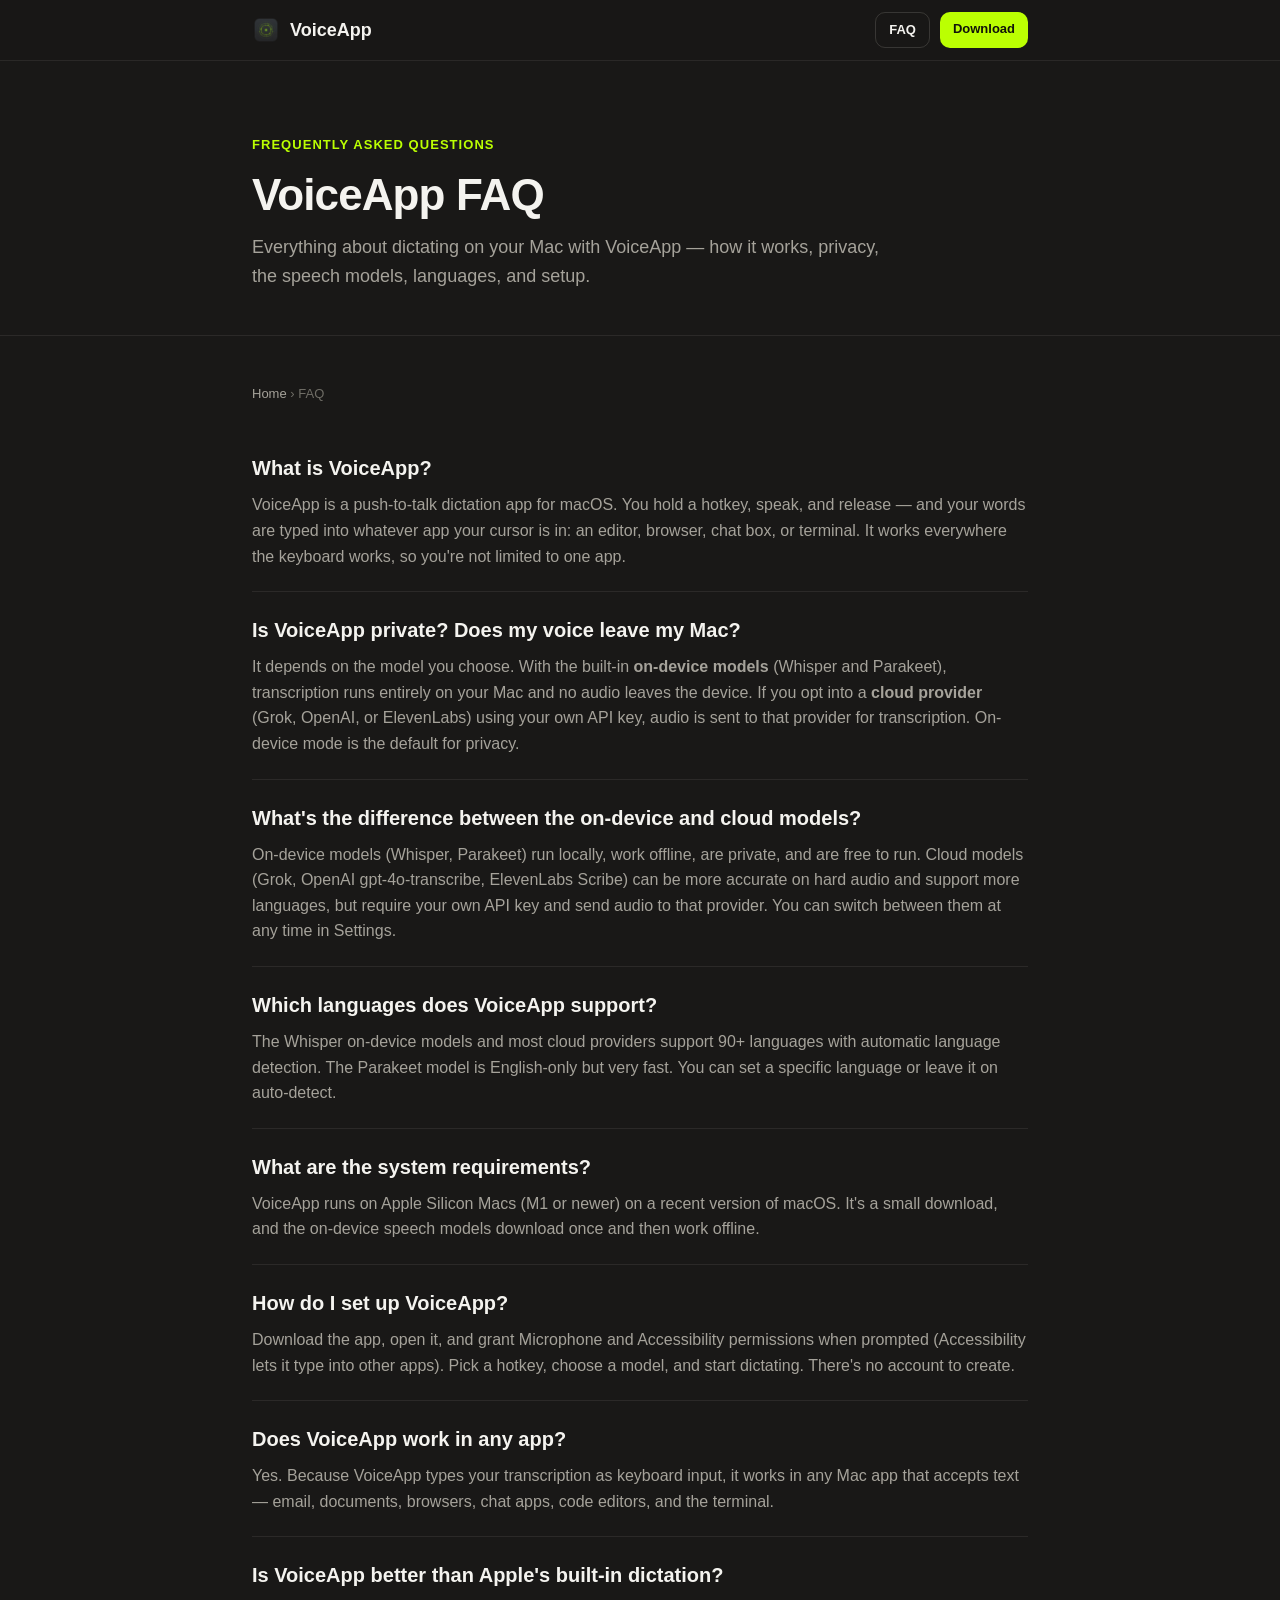
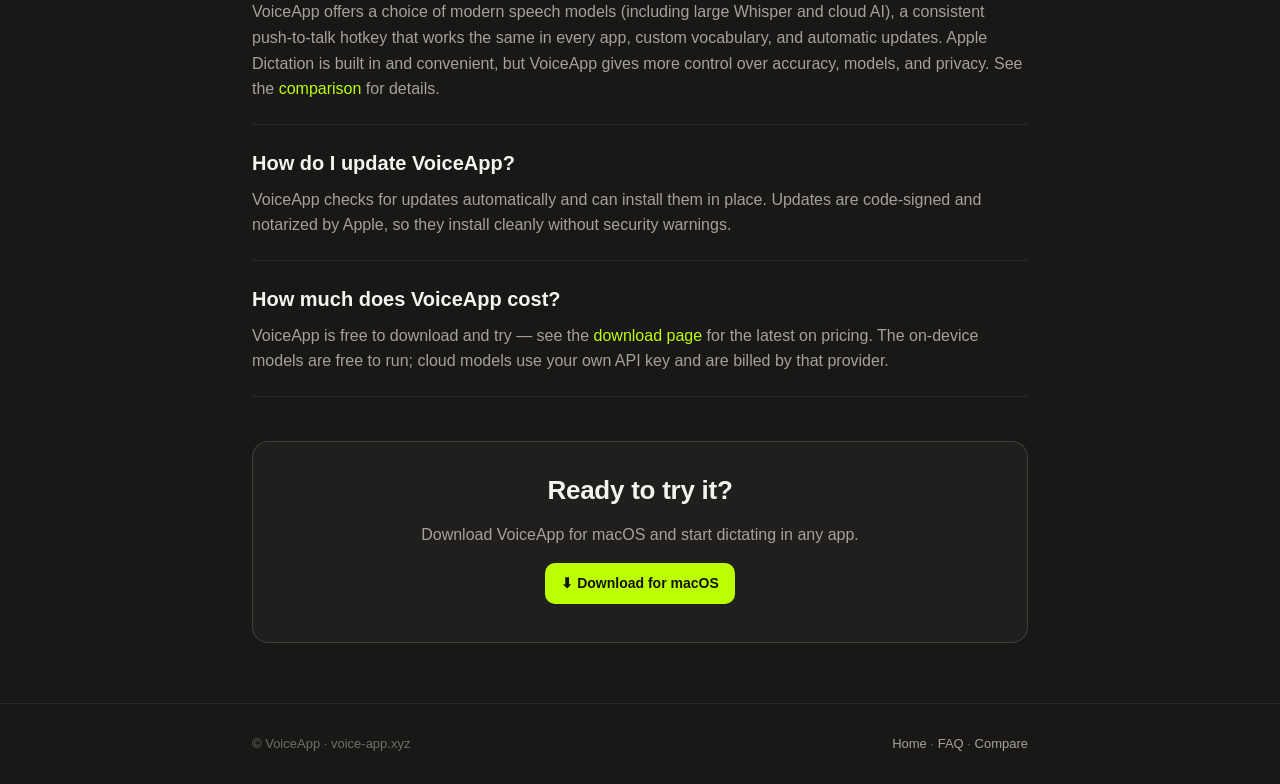
<file: faq.html>
<!doctype html>
<html lang="en">
<head>
<meta charset="utf-8" />
<meta name="viewport" content="width=device-width, initial-scale=1" />
<title>VoiceApp FAQ — Mac Dictation, Privacy, Models & Setup</title>
<meta name="description" content="Answers about VoiceApp: how push-to-talk dictation works on Mac, whether it's private, on-device vs cloud speech-to-text models, supported languages, system requirements, and setup." />
<link rel="canonical" href="https://voice-app.xyz/faq.html" />
<meta property="og:title" content="VoiceApp FAQ — Mac Dictation Questions Answered" />
<meta property="og:description" content="How VoiceApp dictation works on macOS, privacy, on-device vs cloud models, languages, and setup." />
<meta property="og:image" content="https://voice-app.xyz/assets/social-card.png" />
<meta property="og:url" content="https://voice-app.xyz/faq.html" />
<meta property="og:type" content="website" />
<meta name="twitter:card" content="summary_large_image" />
<meta name="twitter:image" content="https://voice-app.xyz/assets/social-card.png" />
<script type="application/ld+json">
{
  "@context": "https://schema.org",
  "@type": "FAQPage",
  "mainEntity": [
    {"@type":"Question","name":"What is VoiceApp?","acceptedAnswer":{"@type":"Answer","text":"VoiceApp is a push-to-talk dictation app for macOS. You hold a hotkey, speak, and release — and your words are typed into whatever app your cursor is in: an editor, browser, chat box, or terminal. It works everywhere the keyboard works, so you are not limited to one app."}},
    {"@type":"Question","name":"Is VoiceApp private? Does my voice leave my Mac?","acceptedAnswer":{"@type":"Answer","text":"It depends on the model you choose. With the built-in on-device models (Whisper and Parakeet), transcription runs entirely on your Mac and no audio leaves the device. If you opt into a cloud provider (Grok, OpenAI, or ElevenLabs) using your own API key, audio is sent to that provider for transcription. On-device mode is the default for privacy."}},
    {"@type":"Question","name":"What is the difference between the on-device and cloud models?","acceptedAnswer":{"@type":"Answer","text":"On-device models (Whisper, Parakeet) run locally, work offline, are private, and are free to run. Cloud models (Grok, OpenAI gpt-4o-transcribe, ElevenLabs Scribe) can be more accurate on hard audio and support more languages, but require your own API key and send audio to that provider. You can switch between them at any time in Settings."}},
    {"@type":"Question","name":"Which languages does VoiceApp support?","acceptedAnswer":{"@type":"Answer","text":"The Whisper on-device models and most cloud providers support 90+ languages with automatic language detection. The Parakeet model is English-only but very fast. You can set a specific language or leave it on auto-detect."}},
    {"@type":"Question","name":"What are the system requirements?","acceptedAnswer":{"@type":"Answer","text":"VoiceApp runs on Apple Silicon Macs (M1 or newer) on a recent version of macOS. It is a small download, and the on-device speech models download once and then work offline."}},
    {"@type":"Question","name":"How do I set up VoiceApp?","acceptedAnswer":{"@type":"Answer","text":"Download the app, open it, and grant Microphone and Accessibility permissions when prompted (Accessibility lets it type into other apps). Pick a hotkey, choose a model, and start dictating. There is no account to create."}},
    {"@type":"Question","name":"Does VoiceApp work in any app?","acceptedAnswer":{"@type":"Answer","text":"Yes. Because VoiceApp types your transcription as keyboard input, it works in any Mac app that accepts text — email, documents, browsers, chat apps, code editors, and the terminal."}},
    {"@type":"Question","name":"Is VoiceApp better than Apple's built-in dictation?","acceptedAnswer":{"@type":"Answer","text":"VoiceApp offers a choice of modern speech models (including large Whisper and cloud AI), a consistent push-to-talk hotkey that works the same in every app, custom vocabulary, and automatic updates. Apple Dictation is built in and convenient, but VoiceApp gives more control over accuracy, models, and privacy."}},
    {"@type":"Question","name":"How do I update VoiceApp?","acceptedAnswer":{"@type":"Answer","text":"VoiceApp checks for updates automatically and can install them in place. Updates are code-signed and notarized by Apple, so they install cleanly without security warnings."}},
    {"@type":"Question","name":"How much does VoiceApp cost?","acceptedAnswer":{"@type":"Answer","text":"VoiceApp is free to download and try. See the download page for the latest on pricing. The on-device models are free to run; cloud models use your own API key and are billed by that provider."}}
  ]
}
</script>
<link rel="stylesheet" href="assets/pages.css" />
</head>
<body>
<nav>
  <div class="wrap nav-inner">
    <a class="brand" href="/"><img src="assets/icon-256.png" alt="VoiceApp icon" />VoiceApp</a>
    <span style="display:flex;gap:10px">
      <a class="btn ghost small" href="/faq.html">FAQ</a>
      <a class="btn small" href="https://github.com/DistinctZA/voiceapp-releases/releases/latest">Download</a>
    </span>
  </div>
</nav>

<header class="page">
  <div class="wrap">
    <p class="eyebrow">Frequently Asked Questions</p>
    <h1>VoiceApp FAQ</h1>
    <p class="lede">Everything about dictating on your Mac with VoiceApp — how it works, privacy, the speech models, languages, and setup.</p>
  </div>
</header>

<main>
  <div class="wrap">
    <p class="crumbs"><a href="/">Home</a> › FAQ</p>

    <div class="faq-item"><h3>What is VoiceApp?</h3><p>VoiceApp is a push-to-talk dictation app for macOS. You hold a hotkey, speak, and release — and your words are typed into whatever app your cursor is in: an editor, browser, chat box, or terminal. It works everywhere the keyboard works, so you're not limited to one app.</p></div>

    <div class="faq-item"><h3>Is VoiceApp private? Does my voice leave my Mac?</h3><p>It depends on the model you choose. With the built-in <strong>on-device models</strong> (Whisper and Parakeet), transcription runs entirely on your Mac and no audio leaves the device. If you opt into a <strong>cloud provider</strong> (Grok, OpenAI, or ElevenLabs) using your own API key, audio is sent to that provider for transcription. On-device mode is the default for privacy.</p></div>

    <div class="faq-item"><h3>What's the difference between the on-device and cloud models?</h3><p>On-device models (Whisper, Parakeet) run locally, work offline, are private, and are free to run. Cloud models (Grok, OpenAI gpt-4o-transcribe, ElevenLabs Scribe) can be more accurate on hard audio and support more languages, but require your own API key and send audio to that provider. You can switch between them at any time in Settings.</p></div>

    <div class="faq-item"><h3>Which languages does VoiceApp support?</h3><p>The Whisper on-device models and most cloud providers support 90+ languages with automatic language detection. The Parakeet model is English-only but very fast. You can set a specific language or leave it on auto-detect.</p></div>

    <div class="faq-item"><h3>What are the system requirements?</h3><p>VoiceApp runs on Apple Silicon Macs (M1 or newer) on a recent version of macOS. It's a small download, and the on-device speech models download once and then work offline.</p></div>

    <div class="faq-item"><h3>How do I set up VoiceApp?</h3><p>Download the app, open it, and grant Microphone and Accessibility permissions when prompted (Accessibility lets it type into other apps). Pick a hotkey, choose a model, and start dictating. There's no account to create.</p></div>

    <div class="faq-item"><h3>Does VoiceApp work in any app?</h3><p>Yes. Because VoiceApp types your transcription as keyboard input, it works in any Mac app that accepts text — email, documents, browsers, chat apps, code editors, and the terminal.</p></div>

    <div class="faq-item"><h3>Is VoiceApp better than Apple's built-in dictation?</h3><p>VoiceApp offers a choice of modern speech models (including large Whisper and cloud AI), a consistent push-to-talk hotkey that works the same in every app, custom vocabulary, and automatic updates. Apple Dictation is built in and convenient, but VoiceApp gives more control over accuracy, models, and privacy. See the <a href="/compare.html">comparison</a> for details.</p></div>

    <div class="faq-item"><h3>How do I update VoiceApp?</h3><p>VoiceApp checks for updates automatically and can install them in place. Updates are code-signed and notarized by Apple, so they install cleanly without security warnings.</p></div>

    <div class="faq-item"><h3>How much does VoiceApp cost?</h3><p>VoiceApp is free to download and try — see the <a href="https://github.com/DistinctZA/voiceapp-releases/releases/latest">download page</a> for the latest on pricing. The on-device models are free to run; cloud models use your own API key and are billed by that provider.</p></div>

    <div class="cta-box">
      <h2>Ready to try it?</h2>
      <p>Download VoiceApp for macOS and start dictating in any app.</p>
      <p style="margin-top:16px"><a class="btn" href="https://github.com/DistinctZA/voiceapp-releases/releases/latest">⬇ Download for macOS</a></p>
    </div>
  </div>
</main>

<footer>
  <div class="wrap">
    <span>© VoiceApp · voice-app.xyz</span>
    <span><a href="/">Home</a> · <a href="/faq.html">FAQ</a> · <a href="/compare.html">Compare</a></span>
  </div>
</footer>
</body>
</html>
</file>
<file: assets/pages.css>
/* Shared styles for VoiceApp content pages (FAQ, comparisons). */
:root{
  --bg:#191817; --bg-raise:#211f1d; --surface:#262523;
  --edge:rgba(244,243,239,.08); --edge-strong:rgba(244,243,239,.14);
  --text:#f4f3ef; --dim:#a5a29a; --faint:#6f6d66;
  --lime:#bbff02; --lime-soft:rgba(187,255,2,.12); --lime-edge:rgba(187,255,2,.3);
}
*{box-sizing:border-box;margin:0;padding:0}
html{scroll-behavior:smooth}
body{
  background:var(--bg); color:var(--text);
  font-family:-apple-system,BlinkMacSystemFont,"Segoe UI",Roboto,Helvetica,Arial,sans-serif;
  line-height:1.6; -webkit-font-smoothing:antialiased;
}
a{color:var(--lime);text-decoration:none}
a:hover{text-decoration:underline;text-underline-offset:3px}
.wrap{max-width:820px;margin:0 auto;padding:0 22px}
nav{position:sticky;top:0;z-index:10;background:rgba(25,24,23,.82);backdrop-filter:blur(12px);border-bottom:1px solid var(--edge)}
.nav-inner{display:flex;align-items:center;justify-content:space-between;height:60px}
.brand{display:flex;align-items:center;gap:10px;color:var(--text);font-weight:700;font-size:18px}
.brand:hover{text-decoration:none}
.brand img{width:28px;height:28px;border-radius:7px}
.btn{display:inline-block;background:var(--lime);color:#12140a;font-weight:650;padding:9px 16px;border-radius:10px;font-size:14px}
.btn:hover{text-decoration:none;filter:brightness(1.05)}
.btn.ghost{background:transparent;color:var(--text);border:1px solid var(--edge-strong)}
.btn.small{padding:7px 13px;font-size:13px}
header.page{padding:64px 0 34px;border-bottom:1px solid var(--edge)}
.eyebrow{color:var(--lime);font-weight:650;font-size:13px;letter-spacing:.08em;text-transform:uppercase;margin-bottom:14px}
h1{font-size:clamp(30px,5vw,44px);line-height:1.12;letter-spacing:-.02em;margin-bottom:14px}
.lede{color:var(--dim);font-size:18px;max-width:640px}
main{padding:38px 0 60px}
h2{font-size:26px;letter-spacing:-.01em;margin:38px 0 8px}
h3{font-size:19px;margin:26px 0 6px}
p{color:var(--dim);margin:10px 0}
.faq-item{border-bottom:1px solid var(--edge);padding:22px 0}
.faq-item h3{margin-top:0;color:var(--text);font-size:20px}
.faq-item p{margin:8px 0 0}
table.cmp{width:100%;border-collapse:collapse;margin:22px 0;font-size:15px}
table.cmp th,table.cmp td{text-align:left;padding:12px 14px;border-bottom:1px solid var(--edge)}
table.cmp th{color:var(--faint);font-weight:600;font-size:13px;text-transform:uppercase;letter-spacing:.04em}
table.cmp td:first-child{color:var(--text);font-weight:600}
table.cmp .yes{color:var(--lime);font-weight:650}
table.cmp .no{color:var(--faint)}
.cmp-wrap{overflow-x:auto}
.cta-box{margin:44px 0 0;padding:28px;background:var(--bg-raise);border:1px solid var(--edge-strong);border-radius:16px;text-align:center}
.cta-box h2{margin-top:0}
.crumbs{font-size:13px;color:var(--faint);margin-bottom:26px}
.crumbs a{color:var(--dim)}
footer{border-top:1px solid var(--edge);padding:30px 0;color:var(--faint);font-size:13px}
footer .wrap{display:flex;justify-content:space-between;flex-wrap:wrap;gap:12px}
footer a{color:var(--dim)}
</file>
